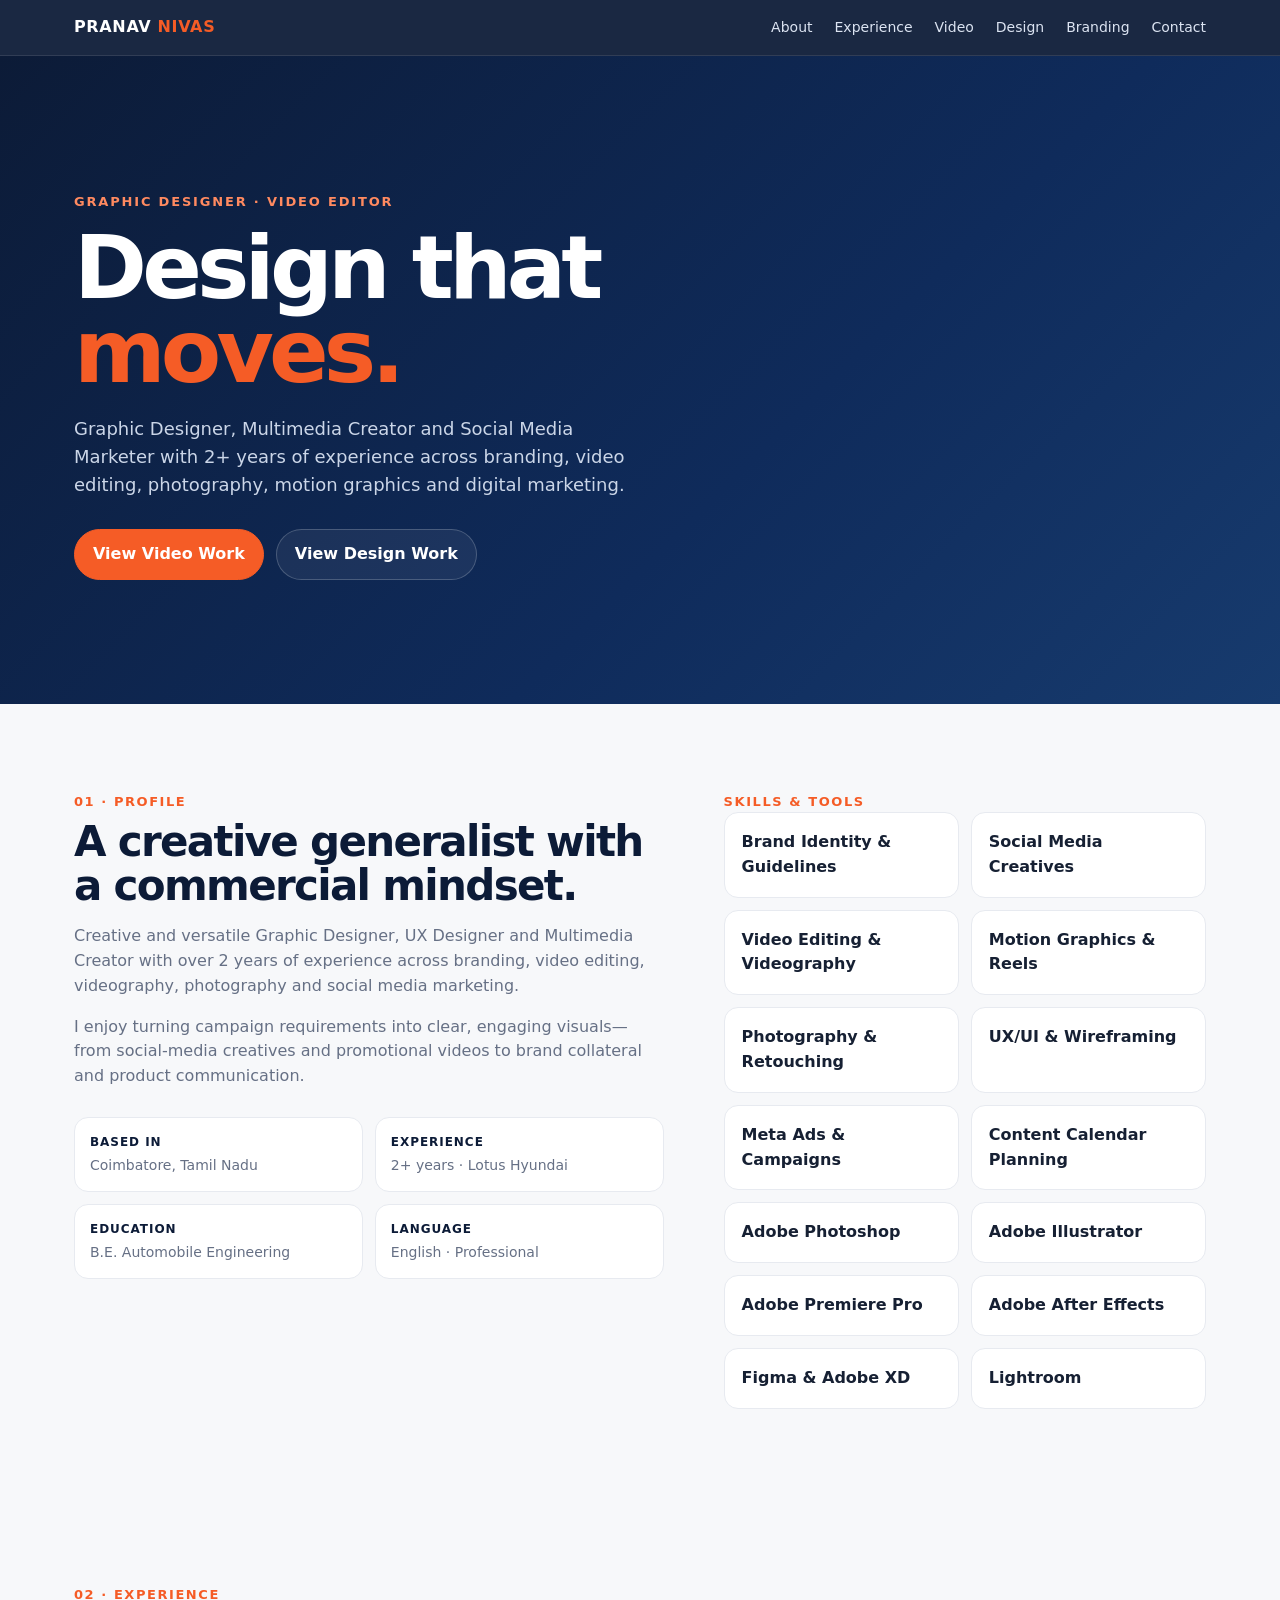
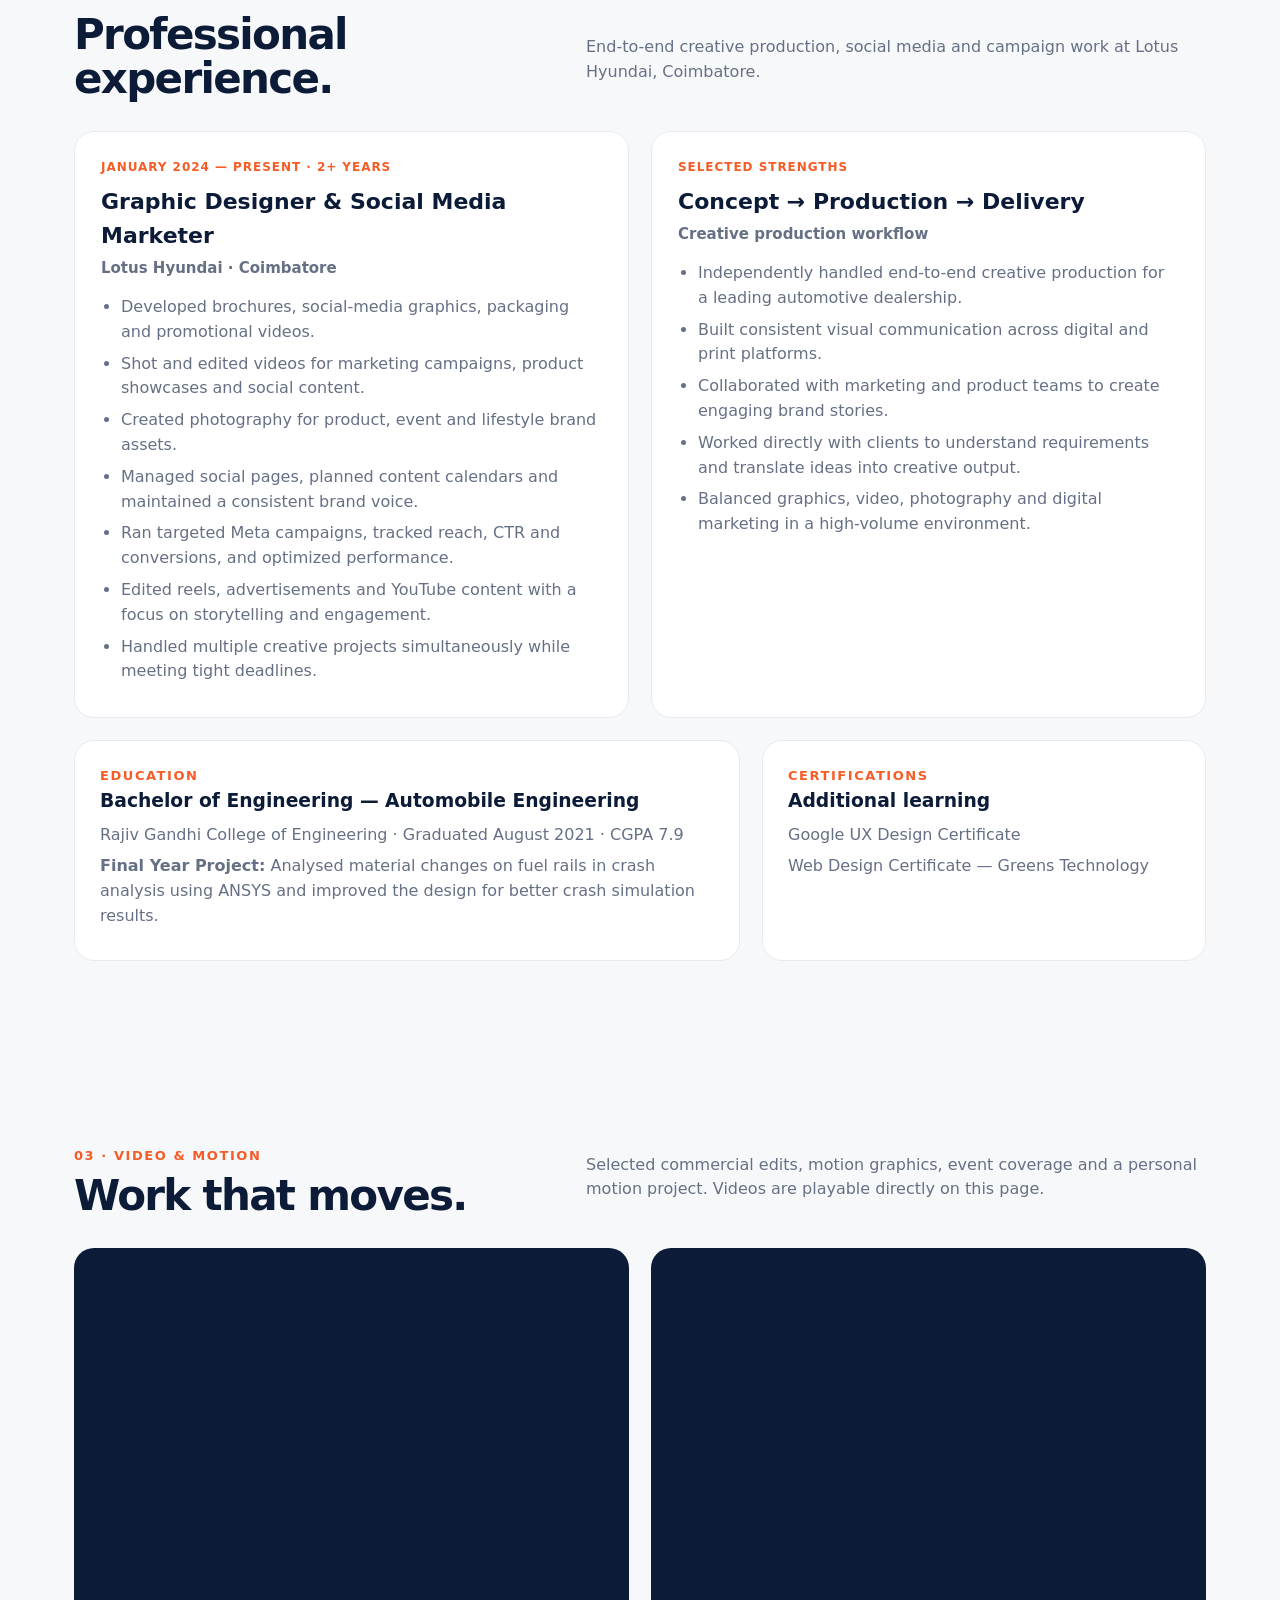
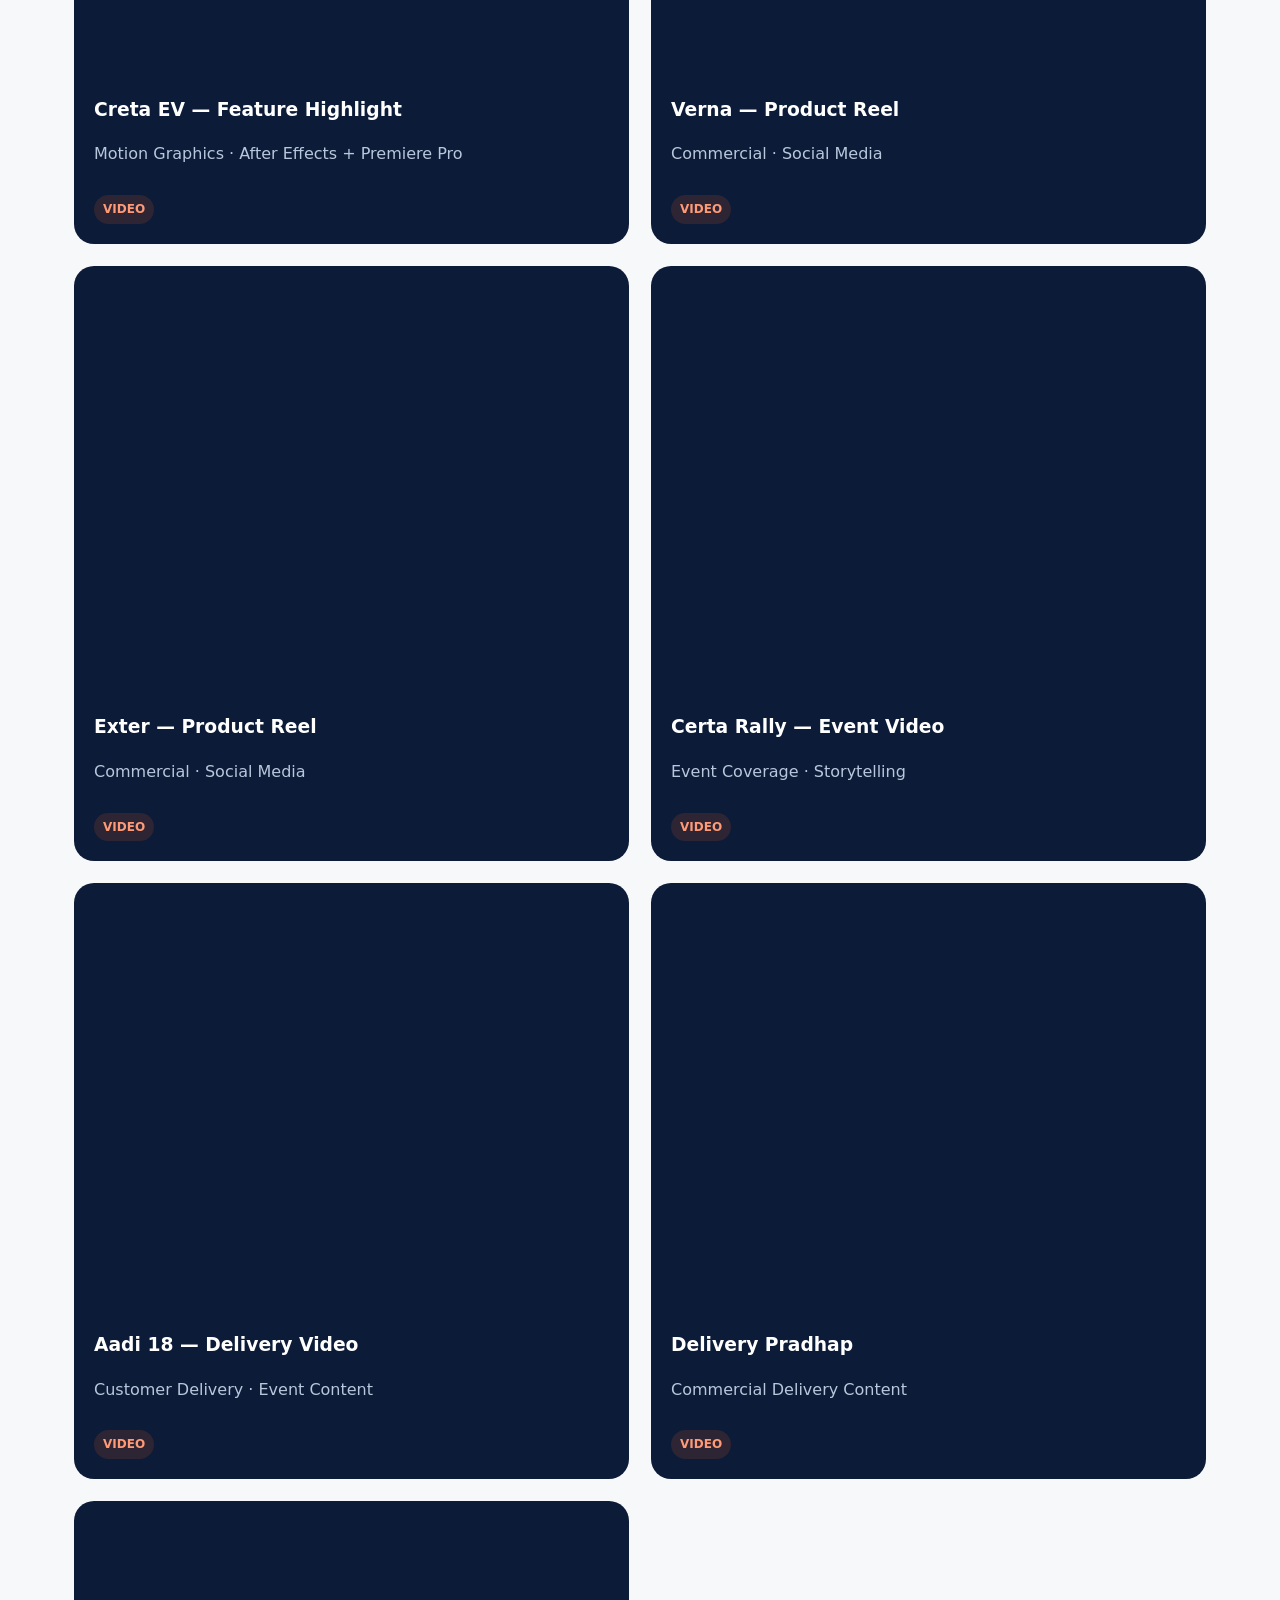
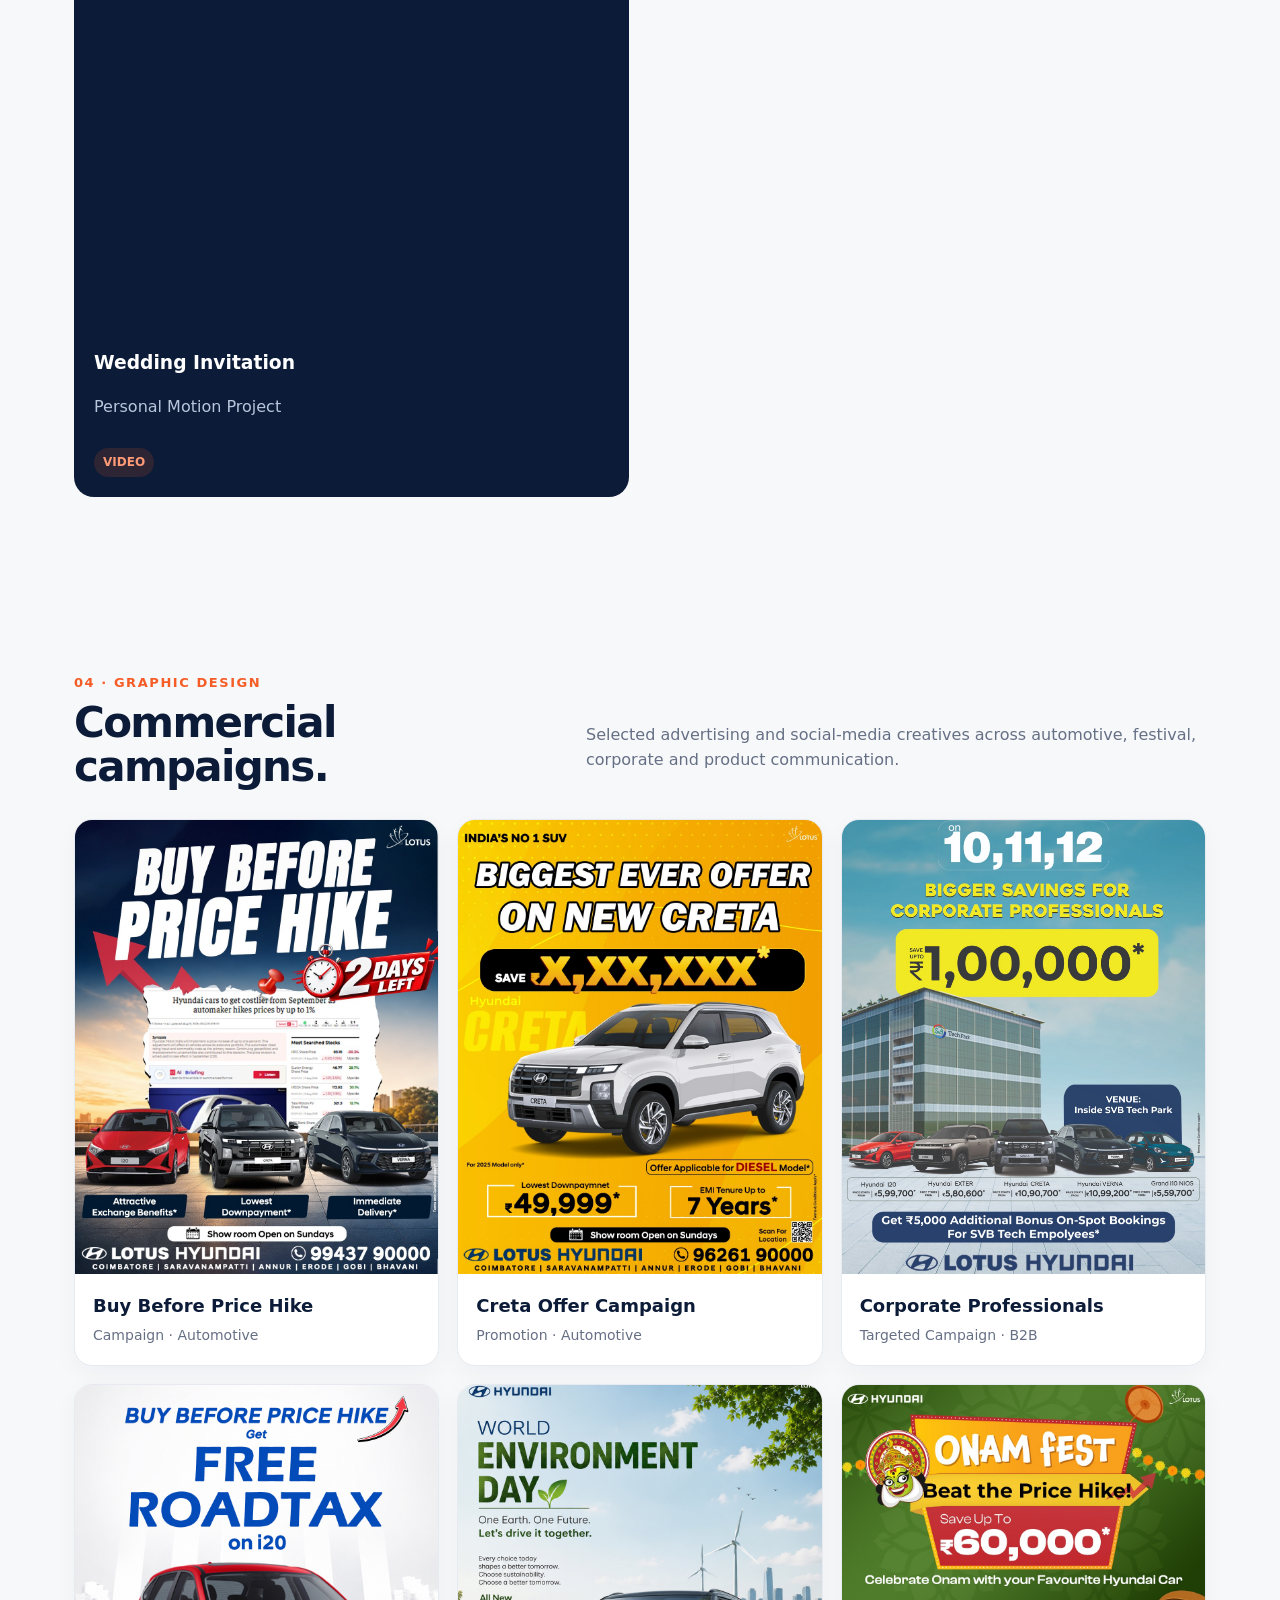
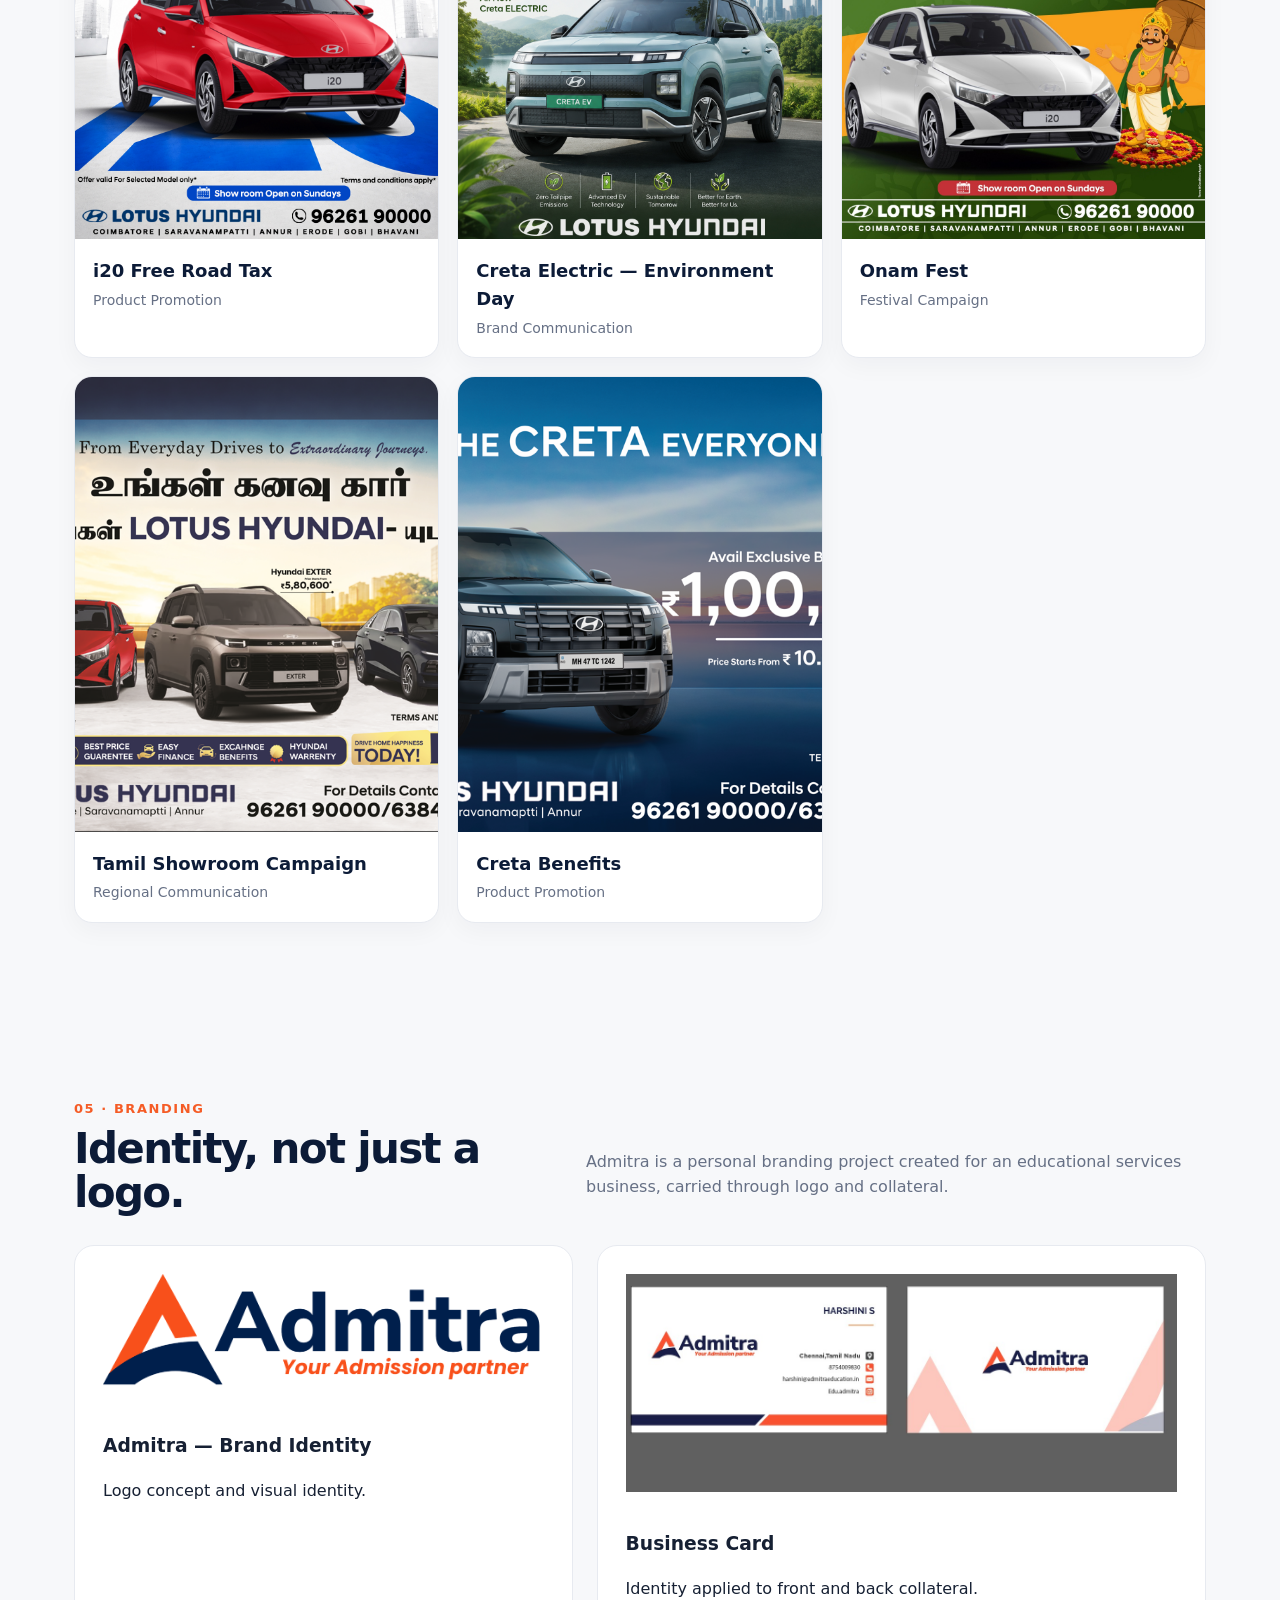
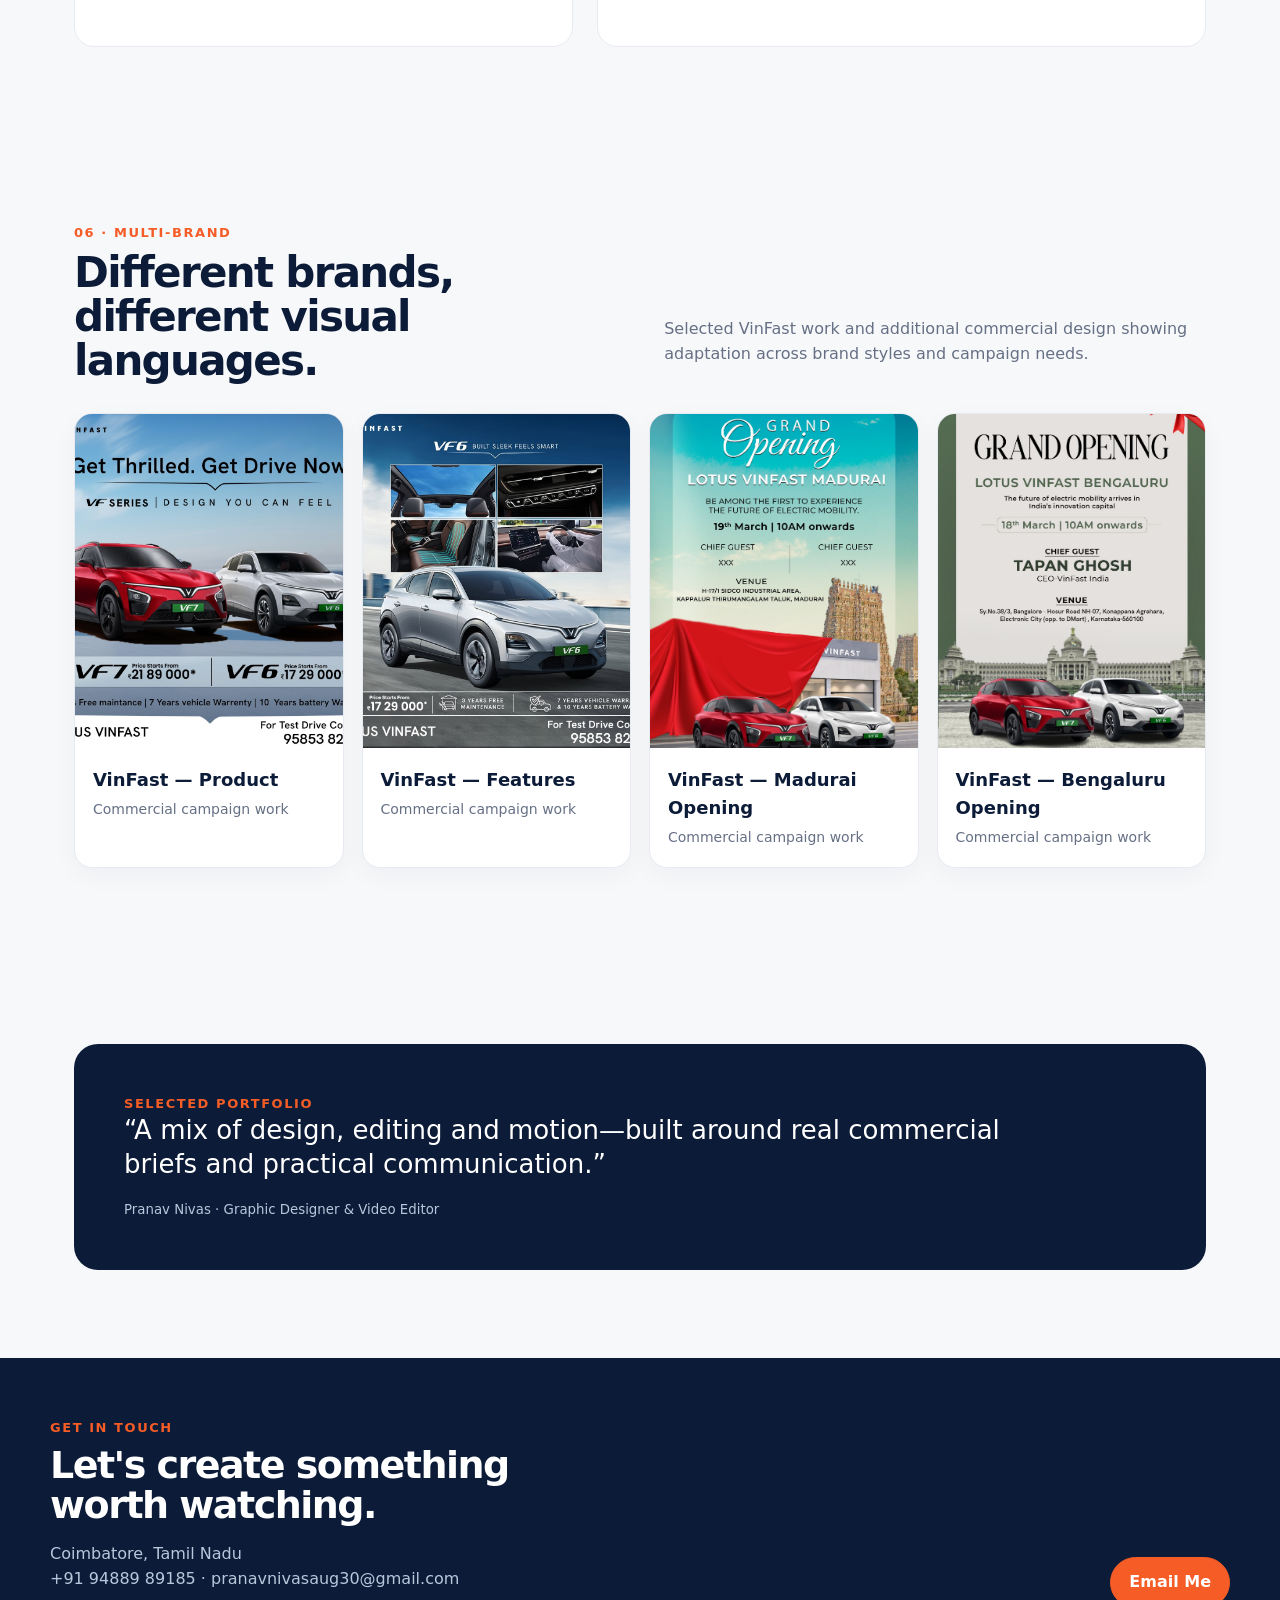
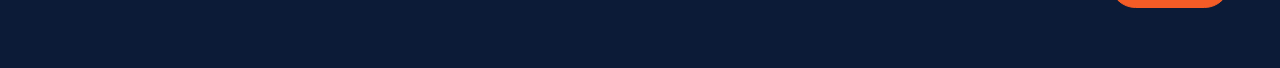
<file: index.html>
<!doctype html>
<html lang="en">
<head>
<meta charset="utf-8">
<meta name="viewport" content="width=device-width,initial-scale=1">
<title>Pranav Nivas — Graphic Designer & Video Editor</title>
<meta name="description" content="Portfolio of Pranav Nivas — Graphic Designer and Video Editor with 2.5+ years of professional creative experience.">
<style>
:root {
  --navy:#0c1b37; --navy2:#13284e; --orange:#f55c26; --ink:#162033;
  --muted:#667085; --line:#e7eaf0; --paper:#f7f8fa; --white:#fff;
}
*{box-sizing:border-box}
html{scroll-behavior:smooth}
body{margin:0;font-family:Inter,ui-sans-serif,system-ui,-apple-system,Segoe UI,Roboto,Arial,sans-serif;color:var(--ink);background:var(--paper);line-height:1.55}
a{color:inherit;text-decoration:none}
.nav{position:sticky;top:0;z-index:20;background:rgba(12,27,55,.94);backdrop-filter:blur(14px);color:white;border-bottom:1px solid rgba(255,255,255,.1)}
.navin{max-width:1180px;margin:auto;padding:15px 24px;display:flex;align-items:center;justify-content:space-between;gap:20px}
.logo{font-weight:800;letter-spacing:.04em}
.logo span{color:var(--orange)}
.navlinks{display:flex;gap:22px;font-size:14px;color:#dce4f2}
.navlinks a:hover{color:#fff}
.hero{background:linear-gradient(135deg,var(--navy),#0f2b5b 60%,#173b6e);color:white;min-height:72vh;display:flex;align-items:center}
.hero-in{max-width:1180px;width:100%;margin:auto;padding:92px 24px 80px;display:grid;grid-template-columns:1.1fr .9fr;gap:70px;align-items:center}
.kicker{color:#ff8a60;text-transform:uppercase;font-weight:800;letter-spacing:.14em;font-size:13px}
h1{font-size:clamp(48px,7vw,88px);line-height:.95;margin:14px 0 22px;letter-spacing:-.055em}
.hero h1 span{color:var(--orange)}
.hero p{max-width:650px;color:#cbd6e8;font-size:18px}
.ctas{display:flex;gap:12px;flex-wrap:wrap;margin-top:30px}
.btn{display:inline-flex;align-items:center;justify-content:center;padding:12px 18px;border-radius:999px;font-weight:750;border:1px solid rgba(255,255,255,.2)}
.btn.primary{background:var(--orange);border-color:var(--orange);color:white}
.btn.secondary{color:white;background:rgba(255,255,255,.06)}
.hero-visual{position:relative;height:470px;max-width:480px;margin-left:auto}
.visual-frame{position:absolute;border:1px solid rgba(255,255,255,.18);border-radius:28px;display:flex;align-items:flex-end;padding:28px;overflow:hidden;background:linear-gradient(145deg,rgba(255,255,255,.08),rgba(255,255,255,.015));box-shadow:0 28px 60px rgba(0,0,0,.18)}
.visual-frame span{font-size:clamp(30px,4vw,54px);font-weight:900;letter-spacing:-.05em;color:rgba(255,255,255,.92)}
.frame-one{width:270px;height:340px;right:150px;top:35px;transform:rotate(-7deg)}
.frame-two{width:270px;height:340px;right:45px;top:85px;transform:rotate(7deg);background:linear-gradient(145deg,rgba(245,92,38,.22),rgba(255,255,255,.02))}
.frame-three{width:270px;height:340px;right:95px;top:120px;transform:rotate(1deg);background:linear-gradient(145deg,rgba(30,66,120,.75),rgba(255,255,255,.02))}
.visual-orb{position:absolute;width:220px;height:220px;border-radius:50%;right:65px;top:115px;background:radial-gradient(circle at 35% 30%,rgba(245,92,38,.9),rgba(245,92,38,.15) 48%,transparent 70%);filter:blur(2px);opacity:.75}
.section{max-width:1180px;margin:auto;padding:88px 24px}
.section-head{display:flex;align-items:end;justify-content:space-between;gap:30px;margin-bottom:30px}
.eyebrow{color:var(--orange);font-weight:800;font-size:13px;letter-spacing:.12em;text-transform:uppercase}
h2{font-size:42px;letter-spacing:-.04em;line-height:1.05;margin:8px 0 0;color:var(--navy)}
.lead{max-width:620px;color:var(--muted)}
.about{display:grid;grid-template-columns:1.1fr .9fr;gap:60px;align-items:start}
.skills{display:grid;grid-template-columns:1fr 1fr;gap:12px}
.quick-facts{display:grid;grid-template-columns:1fr 1fr;gap:12px;margin-top:28px}
.quick-facts div{background:white;border:1px solid var(--line);border-radius:14px;padding:15px}
.quick-facts strong{display:block;color:var(--navy);font-size:12px;text-transform:uppercase;letter-spacing:.08em}
.quick-facts span{display:block;color:var(--muted);font-size:14px;margin-top:3px}
.timeline{display:grid;grid-template-columns:1fr 1fr;gap:22px}
.timeline-card{background:white;border:1px solid var(--line);border-radius:20px;padding:26px}
.timeline-card .date{color:var(--orange);font-weight:800;font-size:12px;letter-spacing:.08em;text-transform:uppercase}
.timeline-card h3{font-size:22px;color:var(--navy);margin:8px 0 4px}
.timeline-card h4{font-size:15px;margin:0 0 15px;color:var(--muted)}
.timeline-card ul{margin:0;padding-left:20px;color:var(--muted)}
.timeline-card li{margin:7px 0}
.edu-grid{display:grid;grid-template-columns:1.2fr .8fr;gap:22px;margin-top:22px}
.mini-card{background:white;border:1px solid var(--line);border-radius:20px;padding:25px}
.mini-card h3{margin:0 0 8px;color:var(--navy)}
.mini-card p{margin:6px 0;color:var(--muted)}

.skill{background:white;border:1px solid var(--line);border-radius:14px;padding:17px;font-weight:750}
.workgrid{display:grid;grid-template-columns:repeat(12,1fr);gap:18px}
.card{background:white;border:1px solid var(--line);border-radius:18px;overflow:hidden;box-shadow:0 8px 24px rgba(13,27,55,.04)}
.card img{display:block;width:100%;height:100%;object-fit:cover}
.design-card{grid-column:span 4}
.design-card.tall{grid-column:span 4}
.design-card .media{aspect-ratio:4/5;background:#eee}
.card-body{padding:18px}
.card h3{font-size:18px;margin:0 0 5px;color:var(--navy)}
.card p{margin:0;color:var(--muted);font-size:14px}
.video-grid{display:grid;grid-template-columns:repeat(2,1fr);gap:22px}
.video-card{background:var(--navy);border-radius:20px;overflow:hidden;color:white}
.video-card video{width:100%;display:block;aspect-ratio:16/9;object-fit:cover;background:#081226}
.video-drive{display:block;text-decoration:none;color:white}
.video-link-preview{aspect-ratio:16/9;display:flex;align-items:center;justify-content:center;gap:16px;background:linear-gradient(135deg,#0c1b37,#173b6e);border-bottom:1px solid rgba(255,255,255,.08)}
.video-link-preview strong{display:block;font-size:18px}
.video-link-preview span{display:block;color:#b9c7dc;font-size:13px;margin-top:3px}
.play-circle{width:58px;height:58px;border-radius:50%;display:flex;align-items:center;justify-content:center;background:var(--orange);font-size:22px;padding-left:3px;box-shadow:0 10px 30px rgba(245,92,38,.3)}
.video-drive:hover .video-link-preview{background:linear-gradient(135deg,#10254b,#1c477f)}

.video-card .card-body{padding:20px}
.video-card h3{color:white}
.video-card p{color:#b9c7dc}
.tag{display:inline-block;margin-top:12px;padding:5px 9px;border-radius:999px;background:rgba(245,92,38,.14);color:#ff9a76;font-size:12px;font-weight:800}
.branding{display:grid;grid-template-columns:.9fr 1.1fr;gap:24px}
.brand-logo,.brand-collateral{background:white;border:1px solid var(--line);border-radius:20px;padding:28px}
.brand-logo img{width:100%;max-height:220px;object-fit:contain}
.brand-collateral img{width:100%;display:block}
.multibrand{display:grid;grid-template-columns:repeat(4,1fr);gap:18px}
.multibrand .card .media{aspect-ratio:4/5}
.quote{background:var(--navy);color:white;border-radius:24px;padding:50px}
.quote p{font-size:26px;line-height:1.3;margin:0;max-width:900px}
.quote small{display:block;color:#b9c7dc;margin-top:18px}
.footer{background:var(--navy);color:white;padding:60px 24px}
.footer-in{max-width:1180px;margin:auto;display:flex;justify-content:space-between;gap:30px;flex-wrap:wrap}
.footer h2{color:white;font-size:38px}
.muted{color:#b9c7dc}
@media(max-width:800px){
 .navlinks{display:none}
 .hero-in,.about,.branding,.timeline,.edu-grid{grid-template-columns:1fr}
 .hero-visual{max-width:620px;width:100%}
 .design-card{grid-column:span 6}
 .video-grid{grid-template-columns:1fr}
 .multibrand{grid-template-columns:1fr 1fr}
 .section{padding:65px 20px}
}
@media(max-width:520px){
 h2{font-size:34px}
 .design-card{grid-column:span 12}
 .multibrand{grid-template-columns:1fr}
 .skills,.quick-facts{grid-template-columns:1fr}
 .hero-in{padding-top:70px}
}
</style>
</head>
<body>
<nav class="nav">
  <div class="navin">
    <div class="logo">PRANAV <span>NIVAS</span></div>
    <div class="navlinks">
      <a href="#about">About</a><a href="#experience">Experience</a><a href="#video">Video</a><a href="#design">Design</a><a href="#branding">Branding</a><a href="#contact">Contact</a>
    </div>
  </div>
</nav>

<header class="hero">
  <div class="hero-in">
    <div>
      <div class="kicker">Graphic Designer · Video Editor</div>
      <h1>Design that<br><span>moves.</span></h1>
      <p>Graphic Designer, Multimedia Creator and Social Media Marketer with 2+ years of experience across branding, video editing, photography, motion graphics and digital marketing.</p>
      <div class="ctas">
        <a class="btn primary" href="#video">View Video Work</a>
        <a class="btn secondary" href="#design">View Design Work</a>
      </div>
    </div>
    </div>
  </div>
</header>

<section id="about" class="section">
  <div class="about">
    <div>
      <div class="eyebrow">01 · Profile</div>
      <h2>A creative generalist with a commercial mindset.</h2>
      <p class="lead">Creative and versatile Graphic Designer, UX Designer and Multimedia Creator with over 2 years of experience across branding, video editing, videography, photography and social media marketing.</p>
      <p class="lead">I enjoy turning campaign requirements into clear, engaging visuals—from social-media creatives and promotional videos to brand collateral and product communication.</p>
      <div class="quick-facts">
        <div><strong>Based in</strong><span>Coimbatore, Tamil Nadu</span></div>
        <div><strong>Experience</strong><span>2+ years · Lotus Hyundai</span></div>
        <div><strong>Education</strong><span>B.E. Automobile Engineering</span></div>
        <div><strong>Language</strong><span>English · Professional</span></div>
      </div>
    </div>
    <div>
      <div class="eyebrow">Skills & Tools</div>
      <div class="skills">
        <div class="skill">Brand Identity & Guidelines</div>
        <div class="skill">Social Media Creatives</div>
        <div class="skill">Video Editing & Videography</div>
        <div class="skill">Motion Graphics & Reels</div>
        <div class="skill">Photography & Retouching</div>
        <div class="skill">UX/UI & Wireframing</div>
        <div class="skill">Meta Ads & Campaigns</div>
        <div class="skill">Content Calendar Planning</div>
        <div class="skill">Adobe Photoshop</div>
        <div class="skill">Adobe Illustrator</div>
        <div class="skill">Adobe Premiere Pro</div>
        <div class="skill">Adobe After Effects</div>
        <div class="skill">Figma & Adobe XD</div>
        <div class="skill">Lightroom</div>
      </div>
    </div>
  </div>
</section>

<section id="experience" class="section">
  <div class="section-head">
    <div><div class="eyebrow">02 · Experience</div><h2>Professional experience.</h2></div>
    <p class="lead">End-to-end creative production, social media and campaign work at Lotus Hyundai, Coimbatore.</p>
  </div>
  <div class="timeline">
    <article class="timeline-card">
      <div class="date">January 2024 — Present · 2+ years</div>
      <h3>Graphic Designer & Social Media Marketer</h3>
      <h4>Lotus Hyundai · Coimbatore</h4>
      <ul>
        <li>Developed brochures, social-media graphics, packaging and promotional videos.</li>
        <li>Shot and edited videos for marketing campaigns, product showcases and social content.</li>
        <li>Created photography for product, event and lifestyle brand assets.</li>
        <li>Managed social pages, planned content calendars and maintained a consistent brand voice.</li>
        <li>Ran targeted Meta campaigns, tracked reach, CTR and conversions, and optimized performance.</li>
        <li>Edited reels, advertisements and YouTube content with a focus on storytelling and engagement.</li>
        <li>Handled multiple creative projects simultaneously while meeting tight deadlines.</li>
      </ul>
    </article>
    <article class="timeline-card">
      <div class="date">Selected strengths</div>
      <h3>Concept → Production → Delivery</h3>
      <h4>Creative production workflow</h4>
      <ul>
        <li>Independently handled end-to-end creative production for a leading automotive dealership.</li>
        <li>Built consistent visual communication across digital and print platforms.</li>
        <li>Collaborated with marketing and product teams to create engaging brand stories.</li>
        <li>Worked directly with clients to understand requirements and translate ideas into creative output.</li>
        <li>Balanced graphics, video, photography and digital marketing in a high-volume environment.</li>
      </ul>
    </article>
  </div>
  <div class="edu-grid">
    <div class="mini-card">
      <div class="eyebrow">Education</div>
      <h3>Bachelor of Engineering — Automobile Engineering</h3>
      <p>Rajiv Gandhi College of Engineering · Graduated August 2021 · CGPA 7.9</p>
      <p><strong>Final Year Project:</strong> Analysed material changes on fuel rails in crash analysis using ANSYS and improved the design for better crash simulation results.</p>
    </div>
    <div class="mini-card">
      <div class="eyebrow">Certifications</div>
      <h3>Additional learning</h3>
      <p>Google UX Design Certificate</p>
      <p>Web Design Certificate — Greens Technology</p>
    </div>
  </div>
</section>

<section id="video" class="section">
  <div class="section-head">
    <div><div class="eyebrow">03 · Video & Motion</div><h2>Work that moves.</h2></div>
    <p class="lead">Selected commercial edits, motion graphics, event coverage and a personal motion project. Videos are playable directly on this page.</p>
  </div>
  <div class="video-grid">

    <!-- <article class="video-card">
      <a class="video-drive" href="https://drive.google.com/file/d/16A7atxC7-7pcChKydM7GyYDctrQvbSkc/view?usp=drive_link" target="_blank" rel="noopener"><div class="video-link-preview">
        <div class="play-circle">▶</div>
        <div><strong>Watch project</strong><span>Opens in Google Drive</span></div>
      </div></a>
      <div class="card-body"><h3>Creta EV — Feature Highlight</h3><p>Motion Graphics · After Effects + Premiere Pro</p><span class="tag">VIDEO</span></div>
    </article> -->
    
    <article class="video-card">
  <div class="video-embed">
    <iframe 
      src="https://drive.google.com/file/d/16A7atxC7-7pcChKydM7GyYDctrQvbSkc/preview" 
      width="100%" 
      height="400" 
      allow="autoplay" 
      allowfullscreen
      frameborder="0">
    </iframe>
  </div>
  <div class="card-body"><h3>Creta EV — Feature Highlight</h3><p>Motion Graphics · After Effects + Premiere Pro</p><span class="tag">VIDEO</span></div>
</article>

    <!-- <article class="video-card">
      <a class="video-drive" href="https://drive.google.com/file/d/1rd5JDktyOxjt_ZavFTqdQQgIqZQoVQK3/view?usp=drive_link" target="_blank" rel="noopener">
        <div class="video-link-preview">
          <div class="play-circle">▶</div>
          <div><strong>Watch project</strong><span>Opens in Google Drive</span></div>
        </div>
      </a>
      <div class="card-body"><h3>Verna — Product Reel</h3><p>Commercial · Social Media</p><span class="tag">VIDEO</span></div>
    </article> -->
    
<article class="video-card">
  <div class="video-embed">
    <iframe src="https://drive.google.com/file/d/1rd5JDktyOxjt_ZavFTqdQQgIqZQoVQK3/preview" width="100%" height="400" allow="autoplay" allowfullscreen frameborder="0"></iframe>
  </div>
  <div class="card-body"><h3>Verna — Product Reel</h3><p>Commercial · Social Media</p><span class="tag">VIDEO</span></div>
</article>
    <!-- <article class="video-card">
      <a class="video-drive" href="https://drive.google.com/file/d/1Lx1PNpFYijl31NH4gANGeVk2ur61JB56/view?usp=drive_link" target="_blank" rel="noopener"><div class="video-link-preview">
        <div class="play-circle">▶</div>
        <div><strong>Watch project</strong><span>Opens in Google Drive</span></div>
      </div></a>
      <div class="card-body"><h3>Exter — Product Reel</h3><p>Commercial · Social Media</p><span class="tag">VIDEO</span></div>
    </article> --><article class="video-card">
  <div class="video-embed">
    <iframe src="https://drive.google.com/file/d/1Lx1PNpFYijl31NH4gANGeVk2ur61JB56/preview" width="100%" height="400" allow="autoplay" allowfullscreen frameborder="0"></iframe>
  </div>
  <div class="card-body"><h3>Exter — Product Reel</h3><p>Commercial · Social Media</p><span class="tag">VIDEO</span></div>
</article>
<!-- 
    <article class="video-card">
      <a class="video-drive" href="https://drive.google.com/file/d/1qkZAGEdHgM4fOkz6Whg_hgAQpETLVWz5/view?usp=drive_link" target="_blank" rel="noopener">
        <div class="video-link-preview">
          <div class="play-circle">▶</div>
          <div><strong>Watch project</strong><span>Opens in Google Drive</span></div>
        </div>
      </a>
      <div class="card-body"><h3>Certa Rally — Event Video</h3><p>Event Coverage · Storytelling</p><span class="tag">VIDEO</span></div>
    </article> -->
<article class="video-card">
  <div class="video-embed">
    <iframe src="https://drive.google.com/file/d/1qkZAGEdHgM4fOkz6Whg_hgAQpETLVWz5/preview" width="100%" height="400" allow="autoplay" allowfullscreen frameborder="0"></iframe>
  </div>
  <div class="card-body"><h3>Certa Rally — Event Video</h3><p>Event Coverage · Storytelling</p><span class="tag">VIDEO</span></div>
</article>
    <!-- <article class="video-card">
      <a class="video-drive" href="https://drive.google.com/file/d/1BVl_9NKqKxQ9VgnnCr_ZE7zQtDI0TwaH/view?usp=drive_link" target="_blank" rel="noopener"><div class="video-link-preview">
        <div class="play-circle">▶</div>
        <div><strong>Watch project</strong><span>Opens in Google Drive</span></div>
      </div></a>
      <div class="card-body"><h3>Aadi 18 — Delivery Video</h3><p>Customer Delivery · Event Content</p><span class="tag">VIDEO</span></div>
    </article> -->
<article class="video-card">
  <div class="video-embed">
    <iframe src="https://drive.google.com/file/d/1BVl_9NKqKxQ9VgnnCr_ZE7zQtDI0TwaH/preview" width="100%" height="400" allow="autoplay" allowfullscreen frameborder="0"></iframe>
  </div>
  <div class="card-body"><h3>Aadi 18 — Delivery Video</h3><p>Customer Delivery · Event Content</p><span class="tag">VIDEO</span></div>
</article>
    <!-- <article class="video-card">
      <a class="video-drive" href="https://drive.google.com/file/d/1jwd-ZOY1v1TKFjVFdZ_8hkCB6FIDH2Tc/view?usp=drive_link" target="_blank" rel="noopener">
        <div class="video-link-preview">
          <div class="play-circle">▶</div>
          <div><strong>Watch project</strong><span>Opens in Google Drive</span></div>
        </div>
      </a>
      <div class="card-body"><h3>Delivery Pradhap</h3><p>Commercial Delivery Content</p><span class="tag">VIDEO</span></div>
    </article> -->
<article class="video-card">
  <div class="video-embed">
    <iframe src="https://drive.google.com/file/d/1jwd-ZOY1v1TKFjVFdZ_8hkCB6FIDH2Tc/preview" width="100%" height="400" allow="autoplay" allowfullscreen frameborder="0"></iframe>
  </div>
  <div class="card-body"><h3>Delivery Pradhap</h3><p>Commercial Delivery Content</p><span class="tag">VIDEO</span></div>
</article>
    <!-- <article class="video-card">
      <a class="video-drive" href="https://drive.google.com/file/d/1Pz9OM1TJTlU-yhewYyItAcHy807-cfe4/view?usp=drive_link" target="_blank" rel="noopener"><div class="video-link-preview">
        <div class="play-circle">▶</div>
        <div><strong>Watch project</strong><span>Opens in Google Drive</span></div>
      </div></a>
      <div class="card-body"><h3>Wedding Invitation</h3><p>Personal Motion Project</p><span class="tag">VIDEO</span></div>
    </article> -->
<article class="video-card">
  <div class="video-embed">
    <iframe src="https://drive.google.com/file/d/1Pz9OM1TJTlU-yhewYyItAcHy807-cfe4/preview" width="100%" height="400" allow="autoplay" allowfullscreen frameborder="0"></iframe>
  </div>
  <div class="card-body"><h3>Wedding Invitation</h3><p>Personal Motion Project</p><span class="tag">VIDEO</span></div>
</article>
  </div>
</section>

<section id="design" class="section">
  <div class="section-head">
    <div><div class="eyebrow">04 · Graphic Design</div><h2>Commercial campaigns.</h2></div>
    <p class="lead">Selected advertising and social-media creatives across automotive, festival, corporate and product communication.</p>
  </div>
  <div class="workgrid">

    <article class="card design-card">
      <div class="media"><img src="assets/last%202%20days%20and%20price%20hike%2003.jpg" alt="Buy Before Price Hike"></div>
      <div class="card-body"><h3>Buy Before Price Hike</h3><p>Campaign · Automotive</p></div>
    </article>

    <article class="card design-card">
      <div class="media"><img src="assets/XXX%20Creta%2001.jpg" alt="Creta Offer Campaign"></div>
      <div class="card-body"><h3>Creta Offer Campaign</h3><p>Promotion · Automotive</p></div>
    </article>

    <article class="card design-card">
      <div class="media"><img src="assets/Corprate%20A3.jpg" alt="Corporate Professionals"></div>
      <div class="card-body"><h3>Corporate Professionals</h3><p>Targeted Campaign · B2B</p></div>
    </article>

    <article class="card design-card">
      <div class="media"><img src="assets/i20%20Insurance%20free%2001.jpg" alt="i20 Free Road Tax"></div>
      <div class="card-body"><h3>i20 Free Road Tax</h3><p>Product Promotion</p></div>
    </article>

    <article class="card design-card">
      <div class="media"><img src="assets/environment%20day%2001(1).jpg" alt="Creta Electric — Environment Day"></div>
      <div class="card-body"><h3>Creta Electric — Environment Day</h3><p>Brand Communication</p></div>
    </article>

    <article class="card design-card">
      <div class="media"><img src="assets/Onam%20Final.jpg" alt="Onam Fest"></div>
      <div class="card-body"><h3>Onam Fest</h3><p>Festival Campaign</p></div>
    </article>

    <article class="card design-card">
      <div class="media"><img src="assets/89a7dbf2-88b9-4d68-a3bd-9411b5e10381.png" alt="Tamil Showroom Campaign"></div>
      <div class="card-body"><h3>Tamil Showroom Campaign</h3><p>Regional Communication</p></div>
    </article>

    <article class="card design-card">
      <div class="media"><img src="assets/69155c1b-be28-49d7-8e1d-96ef174a3a88.png" alt="Creta Benefits"></div>
      <div class="card-body"><h3>Creta Benefits</h3><p>Product Promotion</p></div>
    </article>

  </div>
</section>

<section id="branding" class="section">
  <div class="section-head">
    <div><div class="eyebrow">05 · Branding</div><h2>Identity, not just a logo.</h2></div>
    <p class="lead">Admitra is a personal branding project created for an educational services business, carried through logo and collateral.</p>
  </div>
  <div class="branding">
    <div class="brand-logo">
      <img src="assets/Admitra.png" alt="Admitra logo">
      <div class="card-body" style="padding:18px 0 0"><h3>Admitra — Brand Identity</h3><p>Logo concept and visual identity.</p></div>
    </div>
    <div class="brand-collateral">
      <img src="assets/4603f0ba-790f-43bf-9bf2-e8e2153b9a7d.png" alt="Admitra business card">
      <div class="card-body" style="padding:18px 0 0"><h3>Business Card</h3><p>Identity applied to front and back collateral.</p></div>
    </div>
  </div>
</section>

<section class="section">
  <div class="section-head">
    <div><div class="eyebrow">06 · Multi-brand</div><h2>Different brands, different visual languages.</h2></div>
    <p class="lead">Selected VinFast work and additional commercial design showing adaptation across brand styles and campaign needs.</p>
  </div>
  <div class="multibrand">

    <article class="card">
      <div class="media"><img src="assets/Vinfast%2001%20copy.jpg" alt="VinFast — Product"></div>
      <div class="card-body"><h3>VinFast — Product</h3><p>Commercial campaign work</p></div>
    </article>

    <article class="card">
      <div class="media"><img src="assets/VF6.jpg" alt="VinFast — Features"></div>
      <div class="card-body"><h3>VinFast — Features</h3><p>Commercial campaign work</p></div>
    </article>

    <article class="card">
      <div class="media"><img src="assets/madurai%20invitation%20showroom.jpg" alt="VinFast — Madurai Opening"></div>
      <div class="card-body"><h3>VinFast — Madurai Opening</h3><p>Commercial campaign work</p></div>
    </article>

    <article class="card">
      <div class="media"><img src="assets/bengaluru%20Final&#x27;.jpg" alt="VinFast — Bengaluru Opening"></div>
      <div class="card-body"><h3>VinFast — Bengaluru Opening</h3><p>Commercial campaign work</p></div>
    </article>

  </div>
</section>

<section class="section">
  <div class="quote">
    <div class="eyebrow">Selected Portfolio</div>
    <p>“A mix of design, editing and motion—built around real commercial briefs and practical communication.”</p>
    <small>Pranav Nivas · Graphic Designer & Video Editor</small>
  </div>
</section>

<footer id="contact" class="footer">
  <div class="footer-in">
    <div>
      <div class="eyebrow">Get in touch</div>
      <h2>Let's create something<br>worth watching.</h2>
      <p class="muted">Coimbatore, Tamil Nadu<br>+91 94889 89185 · pranavnivasaug30@gmail.com</p>
    </div>
    <div style="align-self:end">
      <a class="btn primary" href="mailto:pranavnivasaug30@gmail.com">Email Me</a>
    </div>
  </div>
</footer>
</body>
</html>
</file>
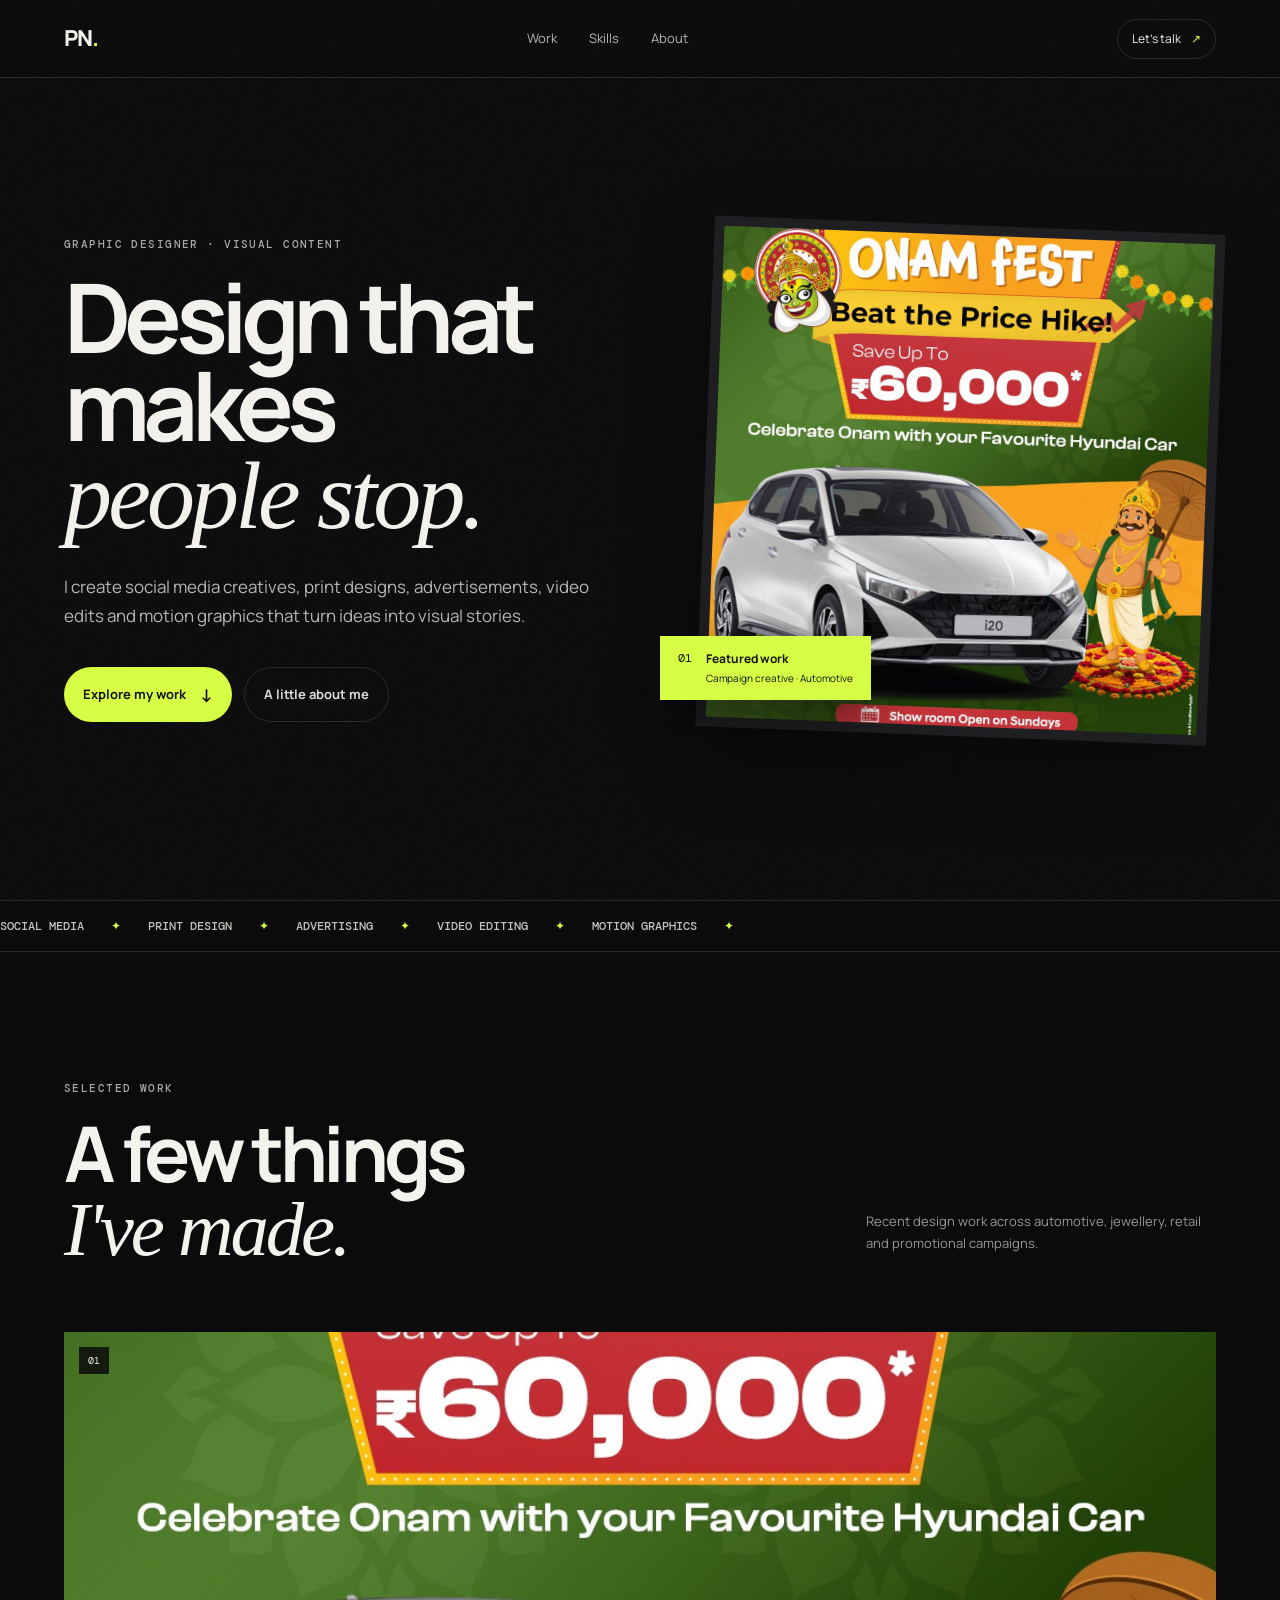
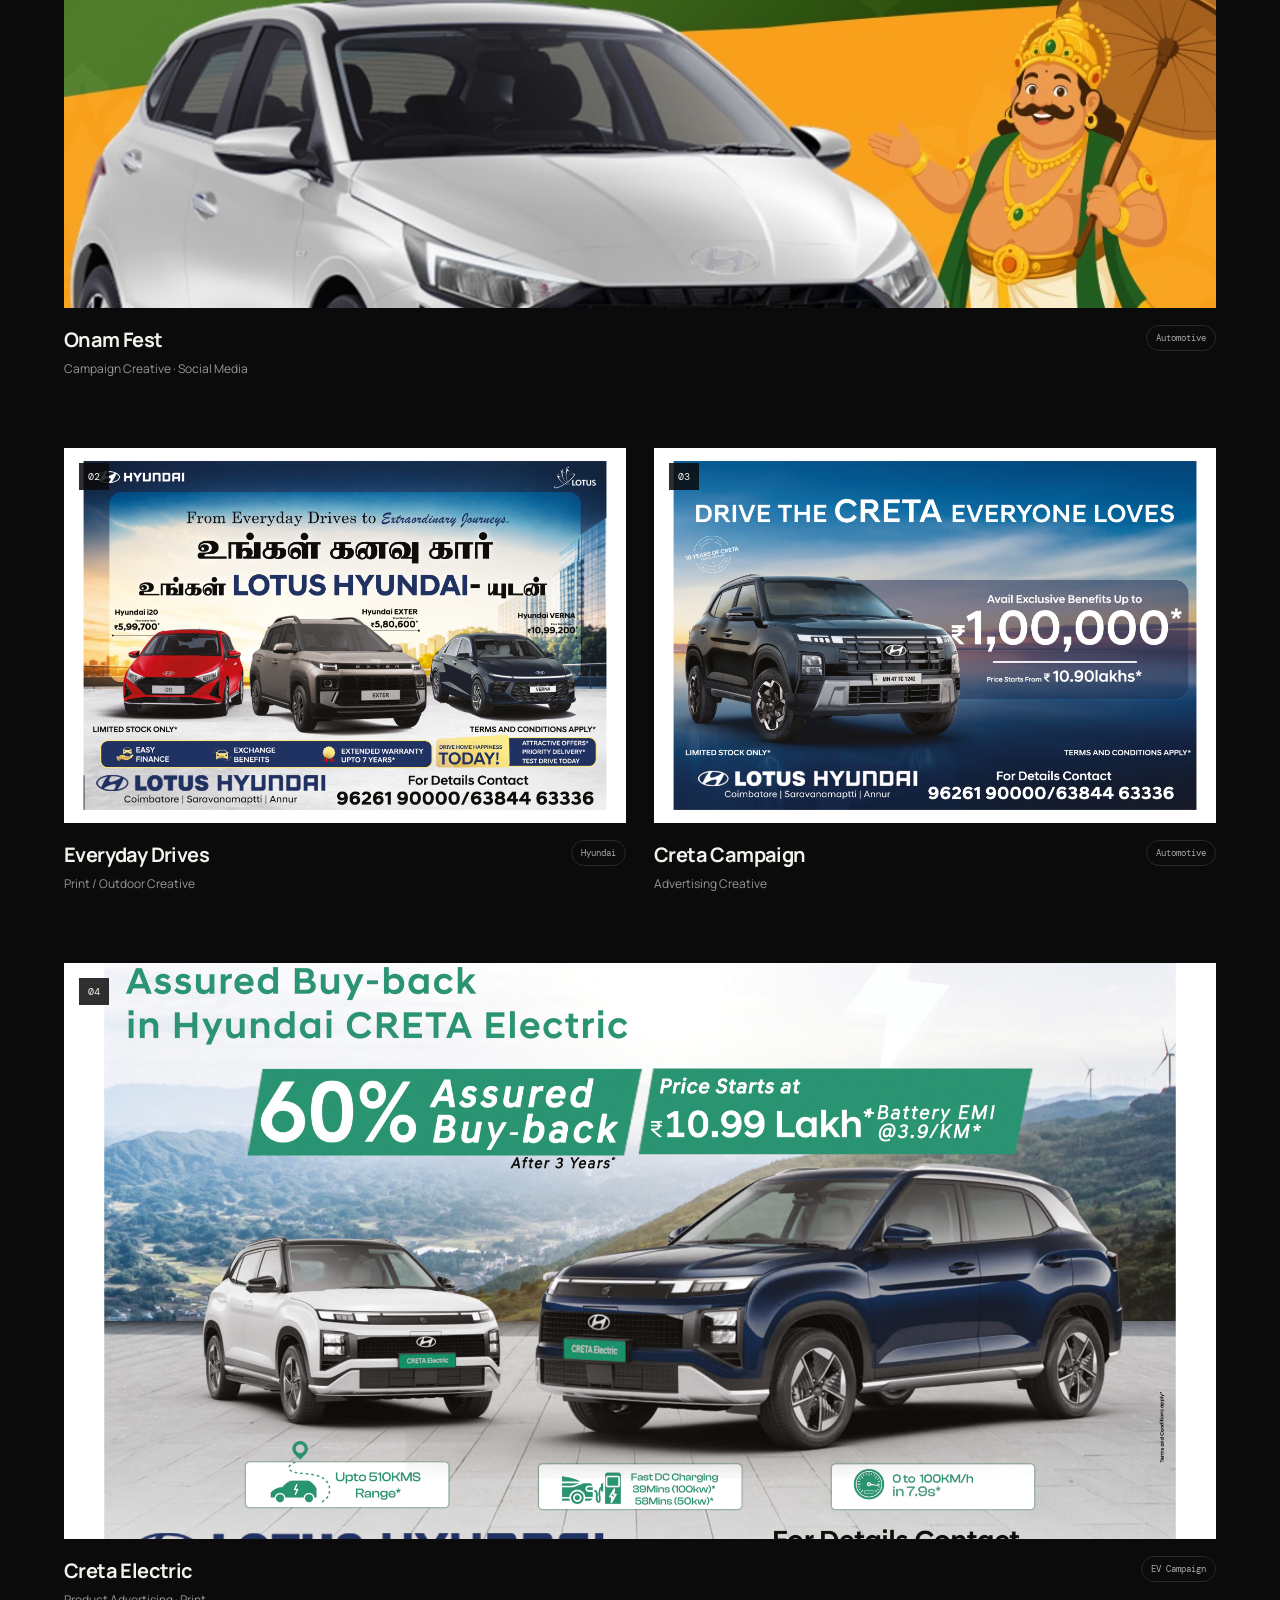
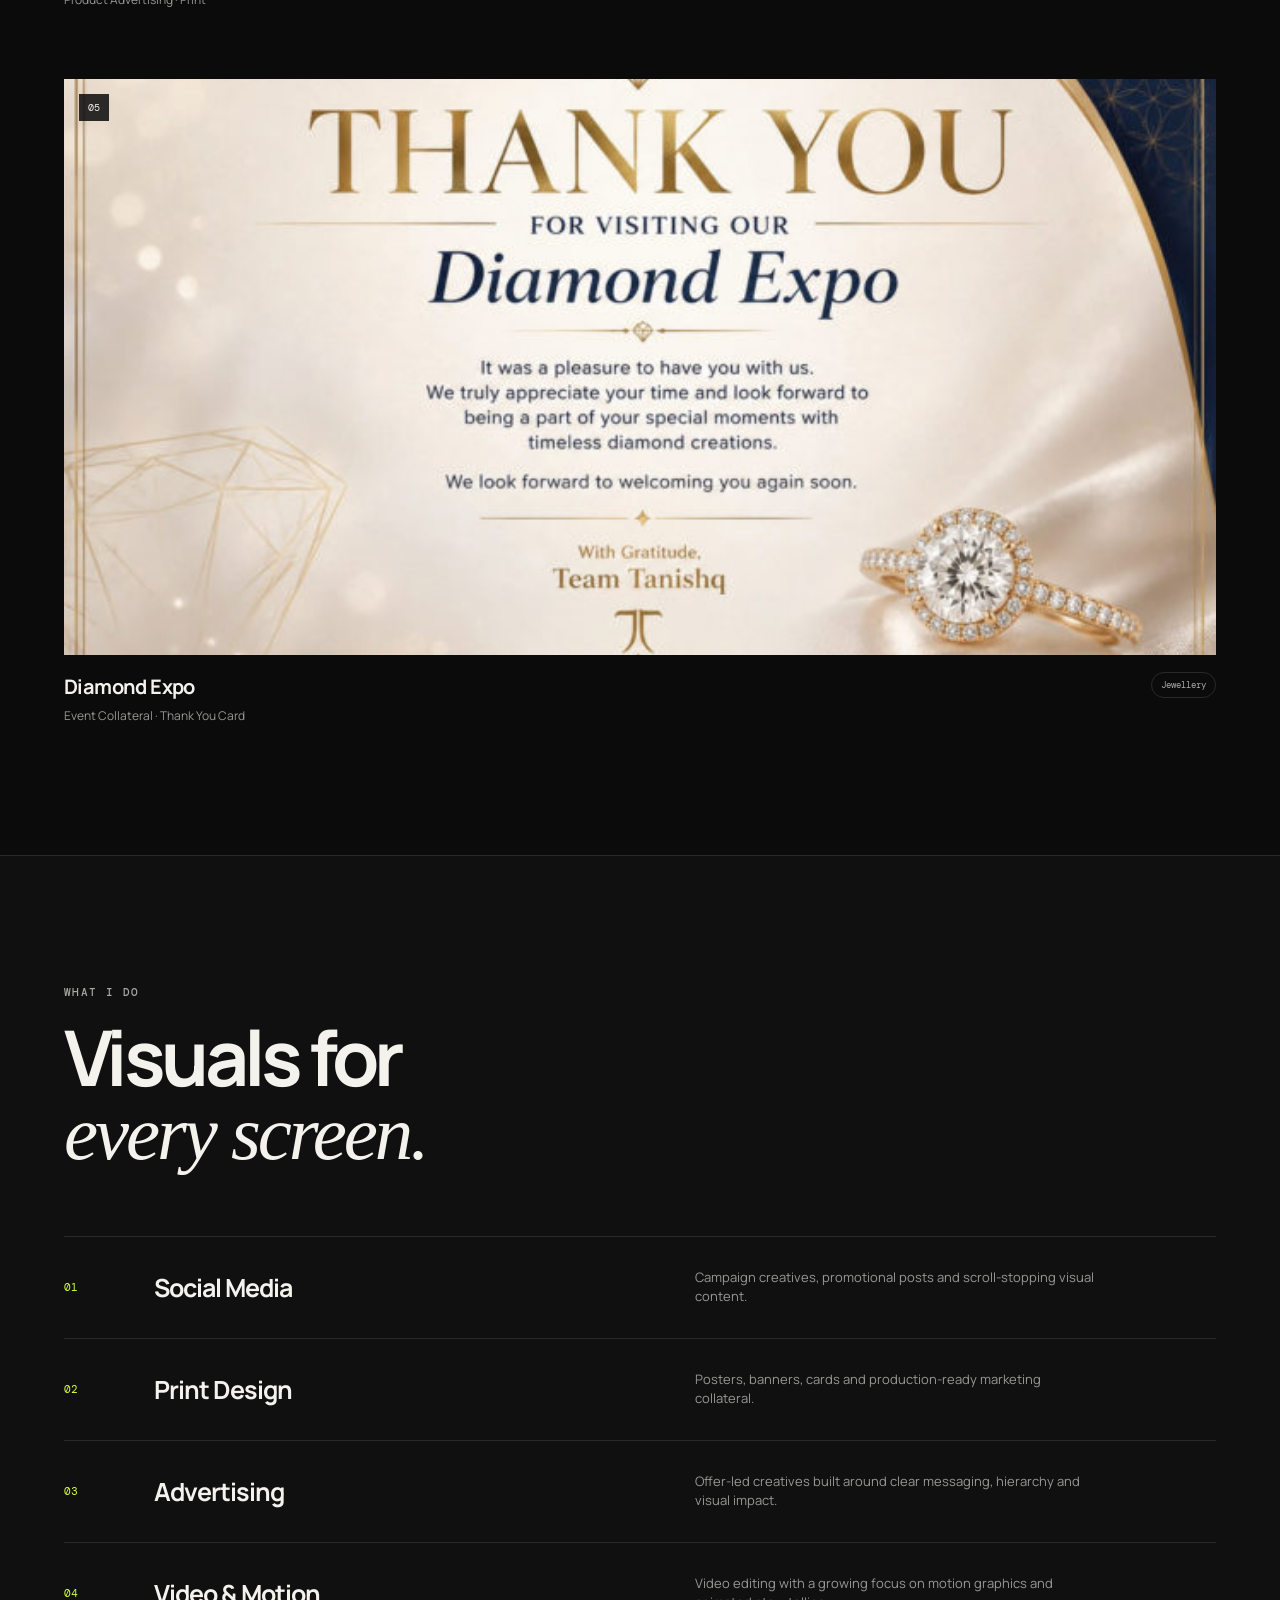
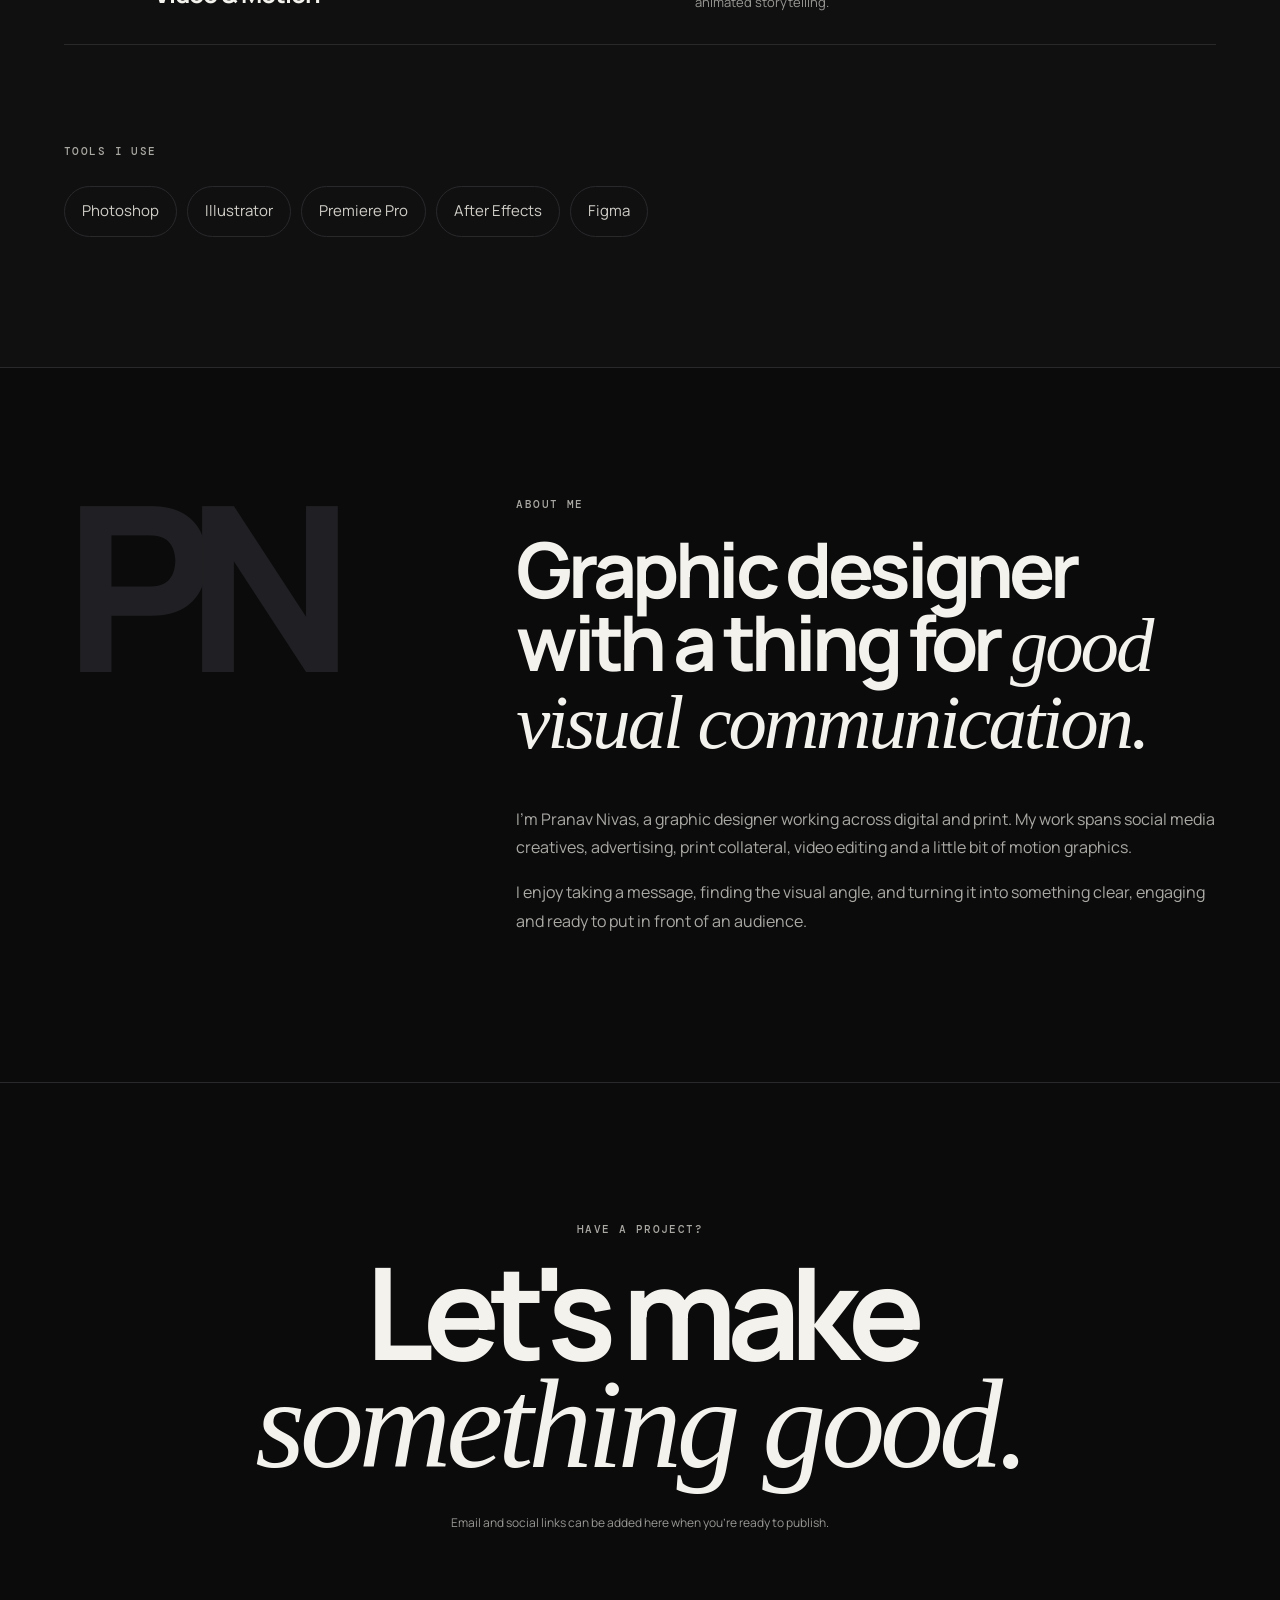
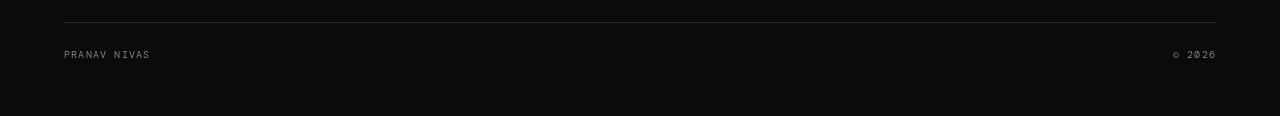
<file: pranav-portfolio/index.html>
<!doctype html>
<html lang="en">
<head>
<meta charset="utf-8"><meta name="viewport" content="width=device-width,initial-scale=1">
<meta name="description" content="Pranav Nivas — Graphic Designer and Visual Content Creator">
<title>Pranav Nivas — Graphic Designer</title>
<link rel="stylesheet" href="style.css">
</head>
<body>
<div class="noise"></div>
<header class="nav">
  <a class="brand" href="#top">PN<span>.</span></a>
  <nav><a href="#work">Work</a><a href="#skills">Skills</a><a href="#about">About</a></nav>
  <a class="nav-cta" href="#contact">Let's talk <span>↗</span></a>
</header>

<main id="top">
<section class="hero">
  <div>
    <p class="eyebrow">GRAPHIC DESIGNER · VISUAL CONTENT</p>
    <h1>Design that makes<br><em>people stop.</em></h1>
    <p class="intro">I create social media creatives, print designs, advertisements, video edits and motion graphics that turn ideas into visual stories.</p>
    <div class="hero-actions">
      <a class="button primary" href="#work">Explore my work <span>↓</span></a>
      <a class="button ghost" href="#about">A little about me</a>
    </div>
  </div>
  <div class="hero-art">
    <div class="art-frame"><img src="assets/onam-hyundai.jpg" alt="Onam Fest Hyundai promotional creative"></div>
    <div class="floating-card"><span>01</span><strong>Featured work</strong><small>Campaign creative · Automotive</small></div>
  </div>
</section>

<section class="marquee"><div>Social Media <span>✦</span> Print Design <span>✦</span> Advertising <span>✦</span> Video Editing <span>✦</span> Motion Graphics <span>✦</span></div></section>

<section id="work" class="section work">
  <div class="section-head"><div><p class="eyebrow">SELECTED WORK</p><h2>A few things<br><em>I've made.</em></h2></div><p class="section-note">Recent design work across automotive, jewellery, retail and promotional campaigns.</p></div>
  <div class="work-grid">
    <article class="project project-large"><div class="project-image"><img src="assets/onam-hyundai.jpg" alt="Hyundai Onam Fest campaign"><span class="project-index">01</span></div><div class="project-meta"><div><h3>Onam Fest</h3><p>Campaign Creative · Social Media</p></div><span class="tag">Automotive</span></div></article>
    <article class="project"><div class="project-image"><img src="assets/lotus-everyday-drives.jpg" alt="Lotus Hyundai Everyday Drives creative"><span class="project-index">02</span></div><div class="project-meta"><div><h3>Everyday Drives</h3><p>Print / Outdoor Creative</p></div><span class="tag">Hyundai</span></div></article>
    <article class="project"><div class="project-image"><img src="assets/creta-campaign.jpg" alt="Hyundai Creta campaign"><span class="project-index">03</span></div><div class="project-meta"><div><h3>Creta Campaign</h3><p>Advertising Creative</p></div><span class="tag">Automotive</span></div></article>
    <article class="project project-wide"><div class="project-image"><img src="assets/creta-electric.jpg" alt="Hyundai Creta Electric campaign"><span class="project-index">04</span></div><div class="project-meta"><div><h3>Creta Electric</h3><p>Product Advertising · Print</p></div><span class="tag">EV Campaign</span></div></article>
    <article class="project project-wide"><div class="project-image"><img src="assets/tanishq-diamond-expo.jpg" alt="Tanishq Diamond Expo thank you card"><span class="project-index">05</span></div><div class="project-meta"><div><h3>Diamond Expo</h3><p>Event Collateral · Thank You Card</p></div><span class="tag">Jewellery</span></div></article>
  </div>
</section>

<section id="skills" class="section skills">
  <div class="section-head"><div><p class="eyebrow">WHAT I DO</p><h2>Visuals for<br><em>every screen.</em></h2></div></div>
  <div class="skill-list">
    <div class="skill"><span>01</span><h3>Social Media</h3><p>Campaign creatives, promotional posts and scroll-stopping visual content.</p></div>
    <div class="skill"><span>02</span><h3>Print Design</h3><p>Posters, banners, cards and production-ready marketing collateral.</p></div>
    <div class="skill"><span>03</span><h3>Advertising</h3><p>Offer-led creatives built around clear messaging, hierarchy and visual impact.</p></div>
    <div class="skill"><span>04</span><h3>Video & Motion</h3><p>Video editing with a growing focus on motion graphics and animated storytelling.</p></div>
  </div>
  <div class="tools"><p class="eyebrow">TOOLS I USE</p><div class="tool-row"><span>Photoshop</span><span>Illustrator</span><span>Premiere Pro</span><span>After Effects</span><span>Figma</span></div></div>
</section>

<section id="about" class="section about">
  <div class="about-number">PN</div>
  <div class="about-copy"><p class="eyebrow">ABOUT ME</p><h2>Graphic designer with a thing for <em>good visual communication.</em></h2>
  <p>I'm Pranav Nivas, a graphic designer working across digital and print. My work spans social media creatives, advertising, print collateral, video editing and a little bit of motion graphics.</p>
  <p>I enjoy taking a message, finding the visual angle, and turning it into something clear, engaging and ready to put in front of an audience.</p></div>
</section>

<section id="contact" class="contact">
  <p class="eyebrow">HAVE A PROJECT?</p><h2>Let's make<br><em>something good.</em></h2>
  <p class="contact-note">Email and social links can be added here when you're ready to publish.</p>
  <div class="contact-line"></div><p class="footer-name">PRANAV NIVAS <span>© 2026</span></p>
</section>
</main>
<script src="script.js"></script>
</body></html>
</file>
<file: pranav-portfolio/style.css>
@import url('https://fonts.googleapis.com/css2?family=DM+Mono:wght@400;500&family=Manrope:wght@400;500;600;700;800&display=swap');
:root{--bg:#0b0b0c;--surface:#141416;--text:#f4f2ed;--muted:#999894;--line:#29292c;--accent:#d7ff43;--serif:Georgia,'Times New Roman',serif}
*{box-sizing:border-box}html{scroll-behavior:smooth}body{margin:0;background:var(--bg);color:var(--text);font-family:Manrope,Arial,sans-serif;line-height:1.5}.noise{position:fixed;inset:0;pointer-events:none;opacity:.04;background-image:url("data:image/svg+xml,%3Csvg xmlns='http://www.w3.org/2000/svg' width='180' height='180'%3E%3Cfilter id='n'%3E%3CfeTurbulence type='fractalNoise' baseFrequency='.8' numOctaves='4' stitchTiles='stitch'/%3E%3C/filter%3E%3Crect width='100%25' height='100%25' filter='url(%23n)'/%3E%3C/svg%3E");z-index:20}
a{color:inherit;text-decoration:none}.nav{height:78px;border-bottom:1px solid var(--line);display:flex;align-items:center;justify-content:space-between;padding:0 5vw;position:sticky;top:0;background:rgba(11,11,12,.86);backdrop-filter:blur(16px);z-index:10}.brand{font-size:22px;font-weight:800;letter-spacing:-1px}.brand span{color:var(--accent)}.nav nav{display:flex;gap:32px;color:#b7b6b2;font-size:13px}.nav nav a:hover{color:var(--text)}.nav-cta{font-size:12px;border:1px solid var(--line);padding:10px 14px;border-radius:99px}.nav-cta span{color:var(--accent);margin-left:8px}
.hero{min-height:calc(100vh - 78px);padding:8vh 5vw 10vh;display:grid;grid-template-columns:1.05fr .95fr;gap:6vw;align-items:center}.eyebrow{font:500 11px/1.2 'DM Mono',monospace;letter-spacing:.13em;color:#aaa8a2;margin:0 0 22px}.hero h1{font-size:clamp(58px,7.5vw,122px);line-height:.91;letter-spacing:-.07em;margin:0 0 34px;font-weight:700}.hero em,.section em,.contact em{font-family:var(--serif);font-weight:400;letter-spacing:-.04em}.intro{max-width:560px;color:#b7b6b1;font-size:17px;line-height:1.7}.hero-actions{display:flex;gap:12px;margin-top:36px;flex-wrap:wrap}.button{display:inline-flex;align-items:center;gap:14px;padding:14px 19px;border-radius:99px;font-size:13px;font-weight:700}.primary{background:var(--accent);color:#10110c}.primary span{font-size:18px}.ghost{border:1px solid var(--line);color:#ddd}.hero-art{position:relative;max-width:620px;justify-self:end}.art-frame{background:#1c1c1f;padding:10px;transform:rotate(2.2deg);box-shadow:0 30px 80px rgba(0,0,0,.45)}.art-frame img{display:block;width:100%;aspect-ratio:1/1;object-fit:cover}.floating-card{position:absolute;left:-45px;bottom:35px;background:var(--accent);color:#10110c;padding:14px 18px;display:grid;grid-template-columns:auto 1fr;column-gap:14px;box-shadow:0 20px 50px #0008;min-width:190px}.floating-card span{font:12px 'DM Mono';grid-row:1/3}.floating-card strong{font-size:12px}.floating-card small{font-size:10px;margin-top:3px}
.marquee{overflow:hidden;border-top:1px solid var(--line);border-bottom:1px solid var(--line);padding:17px 0;white-space:nowrap;color:#c4c3bd;font:500 12px 'DM Mono';text-transform:uppercase}.marquee div{display:inline-block;animation:slide 22s linear infinite}.marquee span{color:var(--accent);padding:0 20px}@keyframes slide{from{transform:translateX(0)}to{transform:translateX(-35%)}}
.section{padding:130px 5vw}.section-head{display:flex;justify-content:space-between;gap:40px;align-items:end;margin-bottom:65px}.section h2{font-size:clamp(46px,6vw,90px);line-height:.95;letter-spacing:-.06em;margin:0}.section-note{max-width:350px;color:var(--muted);font-size:13px;line-height:1.7}.work-grid{display:grid;grid-template-columns:repeat(2,1fr);gap:70px 28px}.project-large,.project-wide{grid-column:1/-1}.project-image{position:relative;background:#171719;overflow:hidden}.project-image img{width:100%;display:block;aspect-ratio:1.5/1;object-fit:cover;transition:transform .7s cubic-bezier(.2,.7,.2,1)}.project-large .project-image img,.project-wide .project-image img{aspect-ratio:2/1}.project:hover .project-image img{transform:scale(1.025)}.project-index{position:absolute;top:15px;left:15px;background:rgba(11,11,12,.85);padding:7px 9px;font:10px 'DM Mono'}.project-meta{display:flex;justify-content:space-between;gap:20px;padding-top:17px;align-items:start}.project-meta h3{margin:0;font-size:20px;letter-spacing:-.03em}.project-meta p{margin:5px 0 0;color:var(--muted);font-size:12px}.tag{border:1px solid var(--line);padding:6px 9px;border-radius:99px;color:#aaa;font:9px 'DM Mono';white-space:nowrap}
.skills{background:#101011;border-top:1px solid var(--line);border-bottom:1px solid var(--line)}.skill-list{border-top:1px solid var(--line)}.skill{display:grid;grid-template-columns:70px 1fr 1fr;gap:20px;padding:31px 0;border-bottom:1px solid var(--line);align-items:center}.skill span{font:11px 'DM Mono';color:var(--accent)}.skill h3{font-size:25px;margin:0;letter-spacing:-.04em}.skill p{color:var(--muted);font-size:13px;max-width:400px;margin:0}.tools{margin-top:100px}.tool-row{display:flex;flex-wrap:wrap;gap:10px;margin-top:28px}.tool-row span{font-size:15px;border:1px solid var(--line);padding:13px 17px;border-radius:99px;color:#d0cec7}
.about{display:grid;grid-template-columns:1fr 2fr;gap:8vw;align-items:start}.about-number{font-size:clamp(110px,18vw,260px);font-weight:800;letter-spacing:-.12em;color:#202024;line-height:.75}.about-copy h2{max-width:850px}.about-copy>p:not(.eyebrow){max-width:700px;color:#aaa9a4;font-size:16px;line-height:1.8}.about-copy h2+p{margin-top:45px}.contact{padding:140px 5vw 45px;border-top:1px solid var(--line);text-align:center}.contact h2{font-size:clamp(65px,10vw,150px);line-height:.84;letter-spacing:-.08em;margin:0}.contact-note{color:var(--muted);font-size:12px;margin:35px auto;max-width:440px}.contact-line{height:1px;background:var(--line);margin:90px 0 25px}.footer-name{font:10px 'DM Mono';letter-spacing:.12em;color:#85837d;display:flex;justify-content:space-between}
@media(max-width:800px){.nav{padding:0 5vw}.nav nav{display:none}.hero{grid-template-columns:1fr;padding-top:70px}.hero-art{justify-self:stretch;margin-top:35px}.floating-card{left:10px;bottom:20px}.section{padding:90px 5vw}.section-head{display:block}.section-note{margin-top:25px}.work-grid{grid-template-columns:1fr;gap:55px}.project-large,.project-wide{grid-column:auto}.project-image img,.project-large .project-image img,.project-wide .project-image img{aspect-ratio:1/1.1}.skill{grid-template-columns:45px 1fr}.skill p{grid-column:2}.about{grid-template-columns:1fr}.about-number{font-size:90px}.footer-name{font-size:8px}}
</file>
